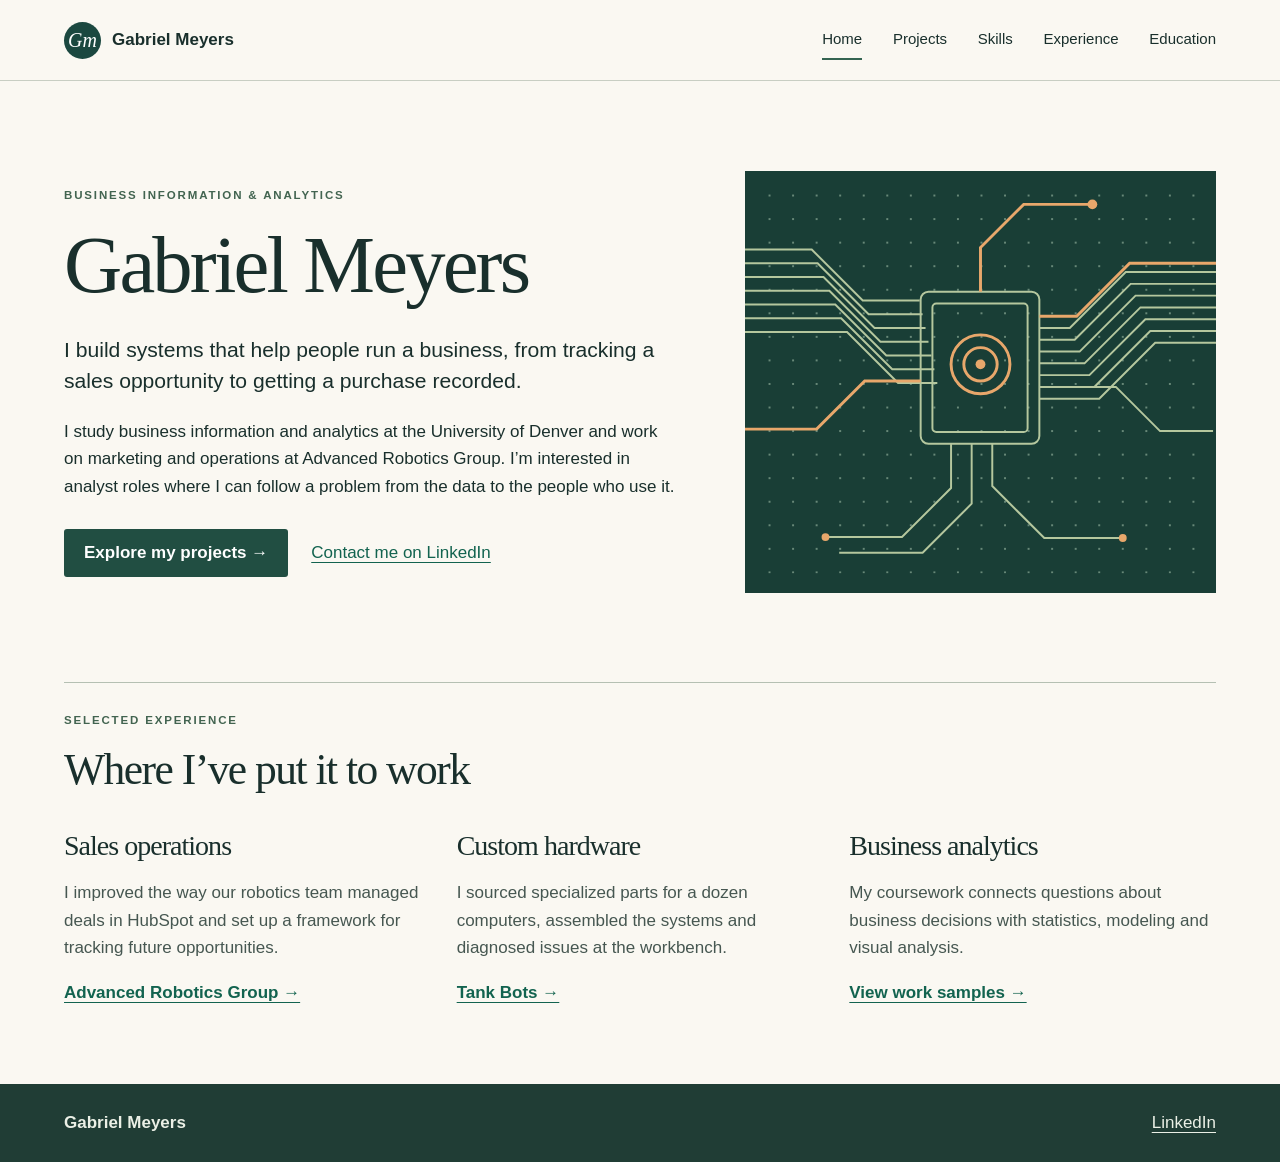
<file: index.html>
<!doctype html><html lang="en"><head><meta charset="utf-8"><meta name="viewport" content="width=device-width,initial-scale=1"><meta name="description" content="Gabriel Meyers’ portfolio in business information, analytics and robotics operations."><title>Business information & analytics | Gabriel Meyers</title><link rel="stylesheet" href="style.css"></head><body><a class="skip" href="#content">Skip to content</a><header class="bar"><div class="wrap"><a class="brand" href="index.html"><span aria-hidden="true">Gm</span> Gabriel Meyers</a><nav aria-label="Primary"><a href="index.html" aria-current="page">Home</a><a href="projects.html">Projects</a><a href="skills.html">Skills</a><a href="experience.html">Experience</a><a href="education.html">Education</a></nav></div></header><main id="content"><section class="hero"><div><p class="eyebrow">Business information &amp; analytics</p><h1>Gabriel Meyers</h1><p class="lead">I build systems that help people run a business, from tracking a sales opportunity to getting a purchase recorded.</p><p>I study business information and analytics at the University of Denver and work on marketing and operations at Advanced Robotics Group. I’m interested in analyst roles where I can follow a problem from the data to the people who use it.</p><div class="actions"><a class="button" href="projects.html">Explore my projects &rarr;</a><a href="https://www.linkedin.com/in/gabriel-meyers-b359a7371/">Contact me on LinkedIn</a></div></div><img src="signal.svg" alt="" width="480" height="430" style="height:auto"></section><section class="sectiontitle"><p class="eyebrow">Selected experience</p><h2>Where I’ve put it to work</h2><div class="grid"><article><h3>Sales operations</h3><p>I improved the way our robotics team managed deals in HubSpot and set up a framework for tracking future opportunities.</p><a href="experience.html#robotics">Advanced Robotics Group &rarr;</a></article><article><h3>Custom hardware</h3><p>I sourced specialized parts for a dozen computers, assembled the systems and diagnosed issues at the workbench.</p><a href="experience.html#hardware">Tank Bots &rarr;</a></article><article><h3>Business analytics</h3><p>My coursework connects questions about business decisions with statistics, modeling and visual analysis.</p><a href="projects.html">View work samples &rarr;</a></article></div></section></main><footer><div class="wrap"><strong>Gabriel Meyers</strong><nav aria-label="Contact"><a href="https://www.linkedin.com/in/gabriel-meyers-b359a7371/">LinkedIn</a></nav></div></footer></body></html>
</file>
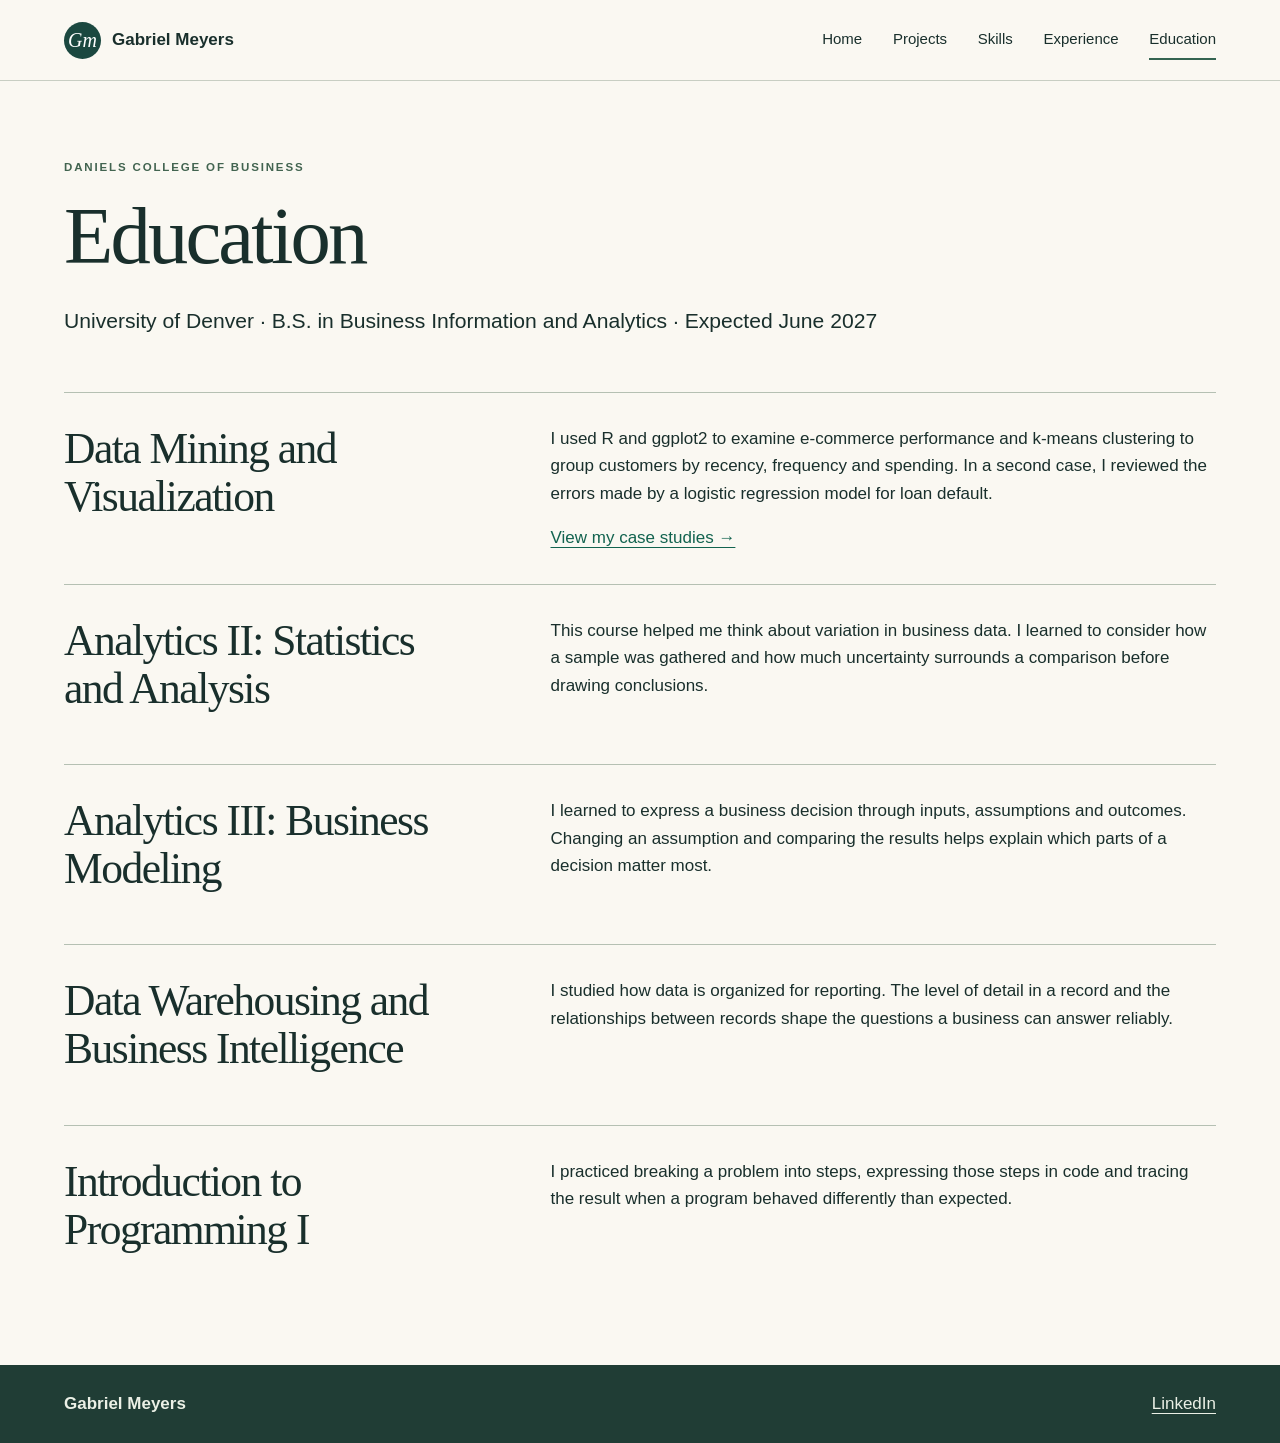
<file: education.html>
<!doctype html><html lang="en"><head><meta charset="utf-8"><meta name="viewport" content="width=device-width,initial-scale=1"><meta name="description" content="Gabriel Meyers’ portfolio in business information, analytics and robotics operations."><title>Education | Gabriel Meyers</title><link rel="stylesheet" href="style.css"></head><body><a class="skip" href="#content">Skip to content</a><header class="bar"><div class="wrap"><a class="brand" href="index.html"><span aria-hidden="true">Gm</span> Gabriel Meyers</a><nav aria-label="Primary"><a href="index.html">Home</a><a href="projects.html">Projects</a><a href="skills.html">Skills</a><a href="experience.html">Experience</a><a href="education.html" aria-current="page">Education</a></nav></div></header><main id="content"><header class="intro"><p class="eyebrow">Daniels College of Business</p><h1>Education</h1><p class="lead">University of Denver · B.S. in Business Information and Analytics · Expected June 2027</p></header><section class="entry"><div><h2>Data Mining and Visualization</h2></div><div><p>I used R and ggplot2 to examine e-commerce performance and k-means clustering to group customers by recency, frequency and spending. In a second case, I reviewed the errors made by a logistic regression model for loan default.</p><a href="projects.html">View my case studies &rarr;</a></div></section><section class="entry"><div><h2>Analytics II: Statistics and Analysis</h2></div><div><p>This course helped me think about variation in business data. I learned to consider how a sample was gathered and how much uncertainty surrounds a comparison before drawing conclusions.</p></div></section><section class="entry"><div><h2>Analytics III: Business Modeling</h2></div><div><p>I learned to express a business decision through inputs, assumptions and outcomes. Changing an assumption and comparing the results helps explain which parts of a decision matter most.</p></div></section><section class="entry"><div><h2>Data Warehousing and Business Intelligence</h2></div><div><p>I studied how data is organized for reporting. The level of detail in a record and the relationships between records shape the questions a business can answer reliably.</p></div></section><section class="entry"><div><h2>Introduction to Programming I</h2></div><div><p>I practiced breaking a problem into steps, expressing those steps in code and tracing the result when a program behaved differently than expected.</p></div></section></main><footer><div class="wrap"><strong>Gabriel Meyers</strong><nav aria-label="Contact"><a href="https://www.linkedin.com/in/gabriel-meyers-b359a7371/">LinkedIn</a></nav></div></footer></body></html>
</file>
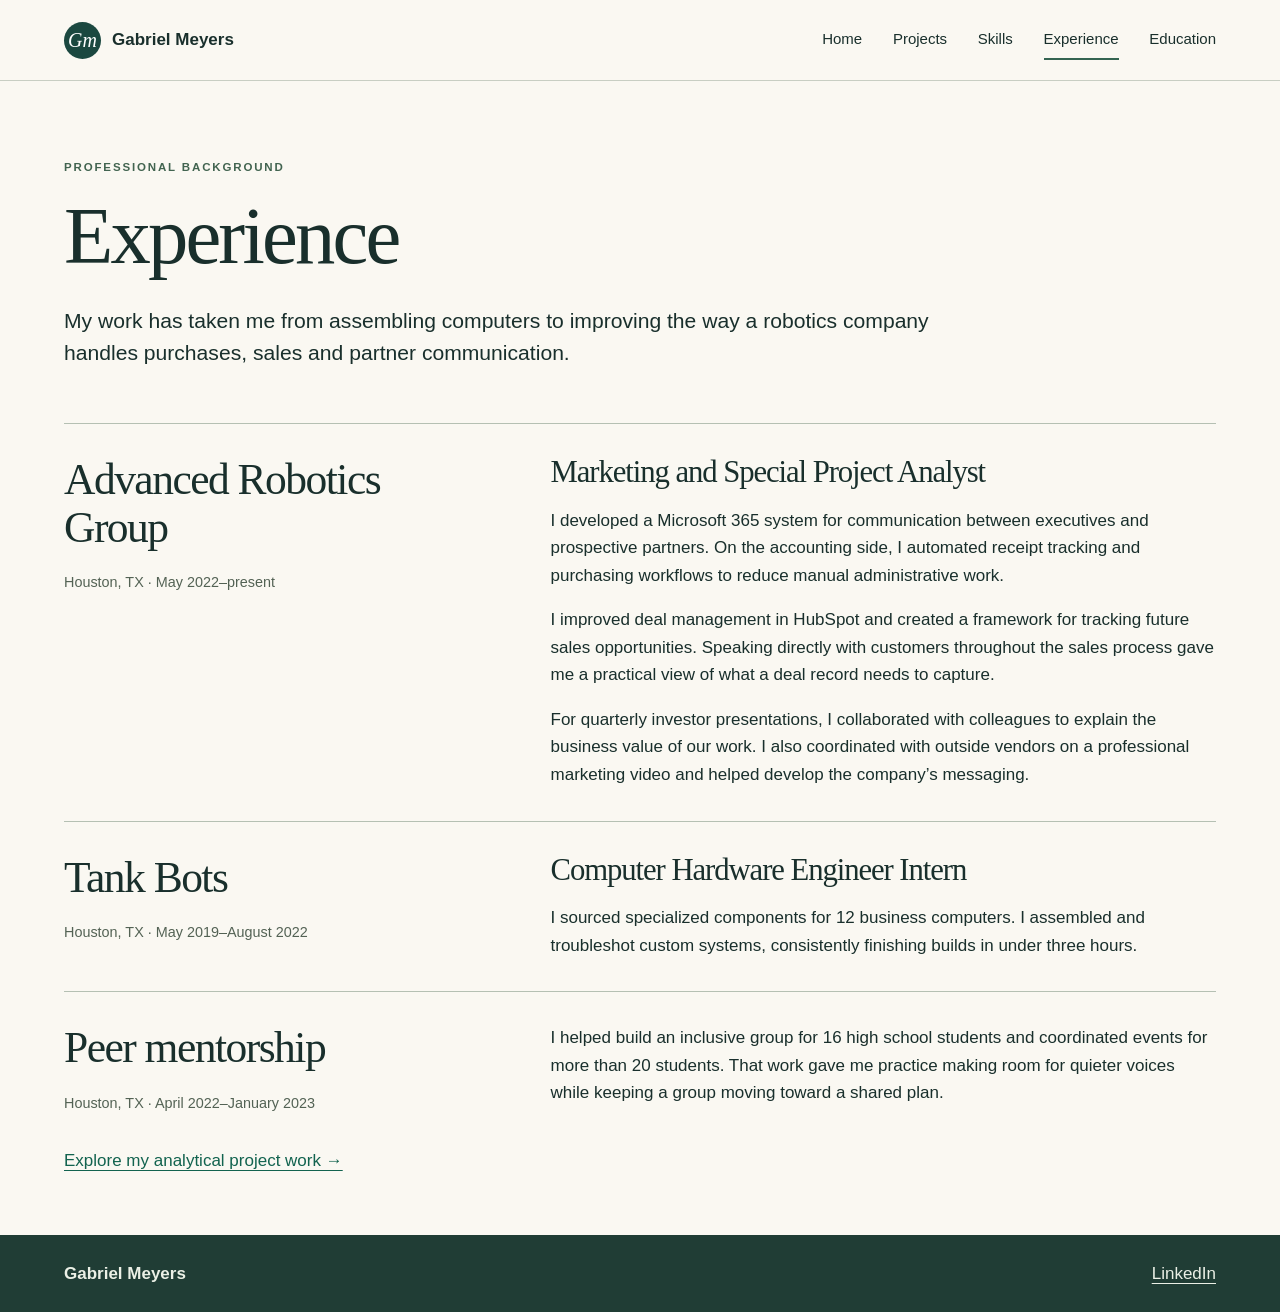
<file: experience.html>
<!doctype html><html lang="en"><head><meta charset="utf-8"><meta name="viewport" content="width=device-width,initial-scale=1"><meta name="description" content="Gabriel Meyers’ portfolio in business information, analytics and robotics operations."><title>Experience | Gabriel Meyers</title><link rel="stylesheet" href="style.css"></head><body><a class="skip" href="#content">Skip to content</a><header class="bar"><div class="wrap"><a class="brand" href="index.html"><span aria-hidden="true">Gm</span> Gabriel Meyers</a><nav aria-label="Primary"><a href="index.html">Home</a><a href="projects.html">Projects</a><a href="skills.html">Skills</a><a href="experience.html" aria-current="page">Experience</a><a href="education.html">Education</a></nav></div></header><main id="content"><header class="intro"><p class="eyebrow">Professional background</p><h1>Experience</h1><p class="lead">My work has taken me from assembling computers to improving the way a robotics company handles purchases, sales and partner communication.</p></header><div id="robotics"><section class="entry"><div><h2>Advanced Robotics Group</h2><p class="meta">Houston, TX · May 2022–present</p></div><div><h3>Marketing and Special Project Analyst</h3><p>I developed a Microsoft 365 system for communication between executives and prospective partners. On the accounting side, I automated receipt tracking and purchasing workflows to reduce manual administrative work.</p><p>I improved deal management in HubSpot and created a framework for tracking future sales opportunities. Speaking directly with customers throughout the sales process gave me a practical view of what a deal record needs to capture.</p><p>For quarterly investor presentations, I collaborated with colleagues to explain the business value of our work. I also coordinated with outside vendors on a professional marketing video and helped develop the company’s messaging.</p></div></section></div><div id="hardware"><section class="entry"><div><h2>Tank Bots</h2><p class="meta">Houston, TX · May 2019–August 2022</p></div><div><h3>Computer Hardware Engineer Intern</h3><p>I sourced specialized components for 12 business computers. I assembled and troubleshot custom systems, consistently finishing builds in under three hours.</p></div></section></div><section class="entry"><div><h2>Peer mentorship</h2><p class="meta">Houston, TX · April 2022–January 2023</p></div><div><p>I helped build an inclusive group for 16 high school students and coordinated events for more than 20 students. That work gave me practice making room for quieter voices while keeping a group moving toward a shared plan.</p></div></section><a href="projects.html">Explore my analytical project work &rarr;</a></main><footer><div class="wrap"><strong>Gabriel Meyers</strong><nav aria-label="Contact"><a href="https://www.linkedin.com/in/gabriel-meyers-b359a7371/">LinkedIn</a></nav></div></footer></body></html>
</file>
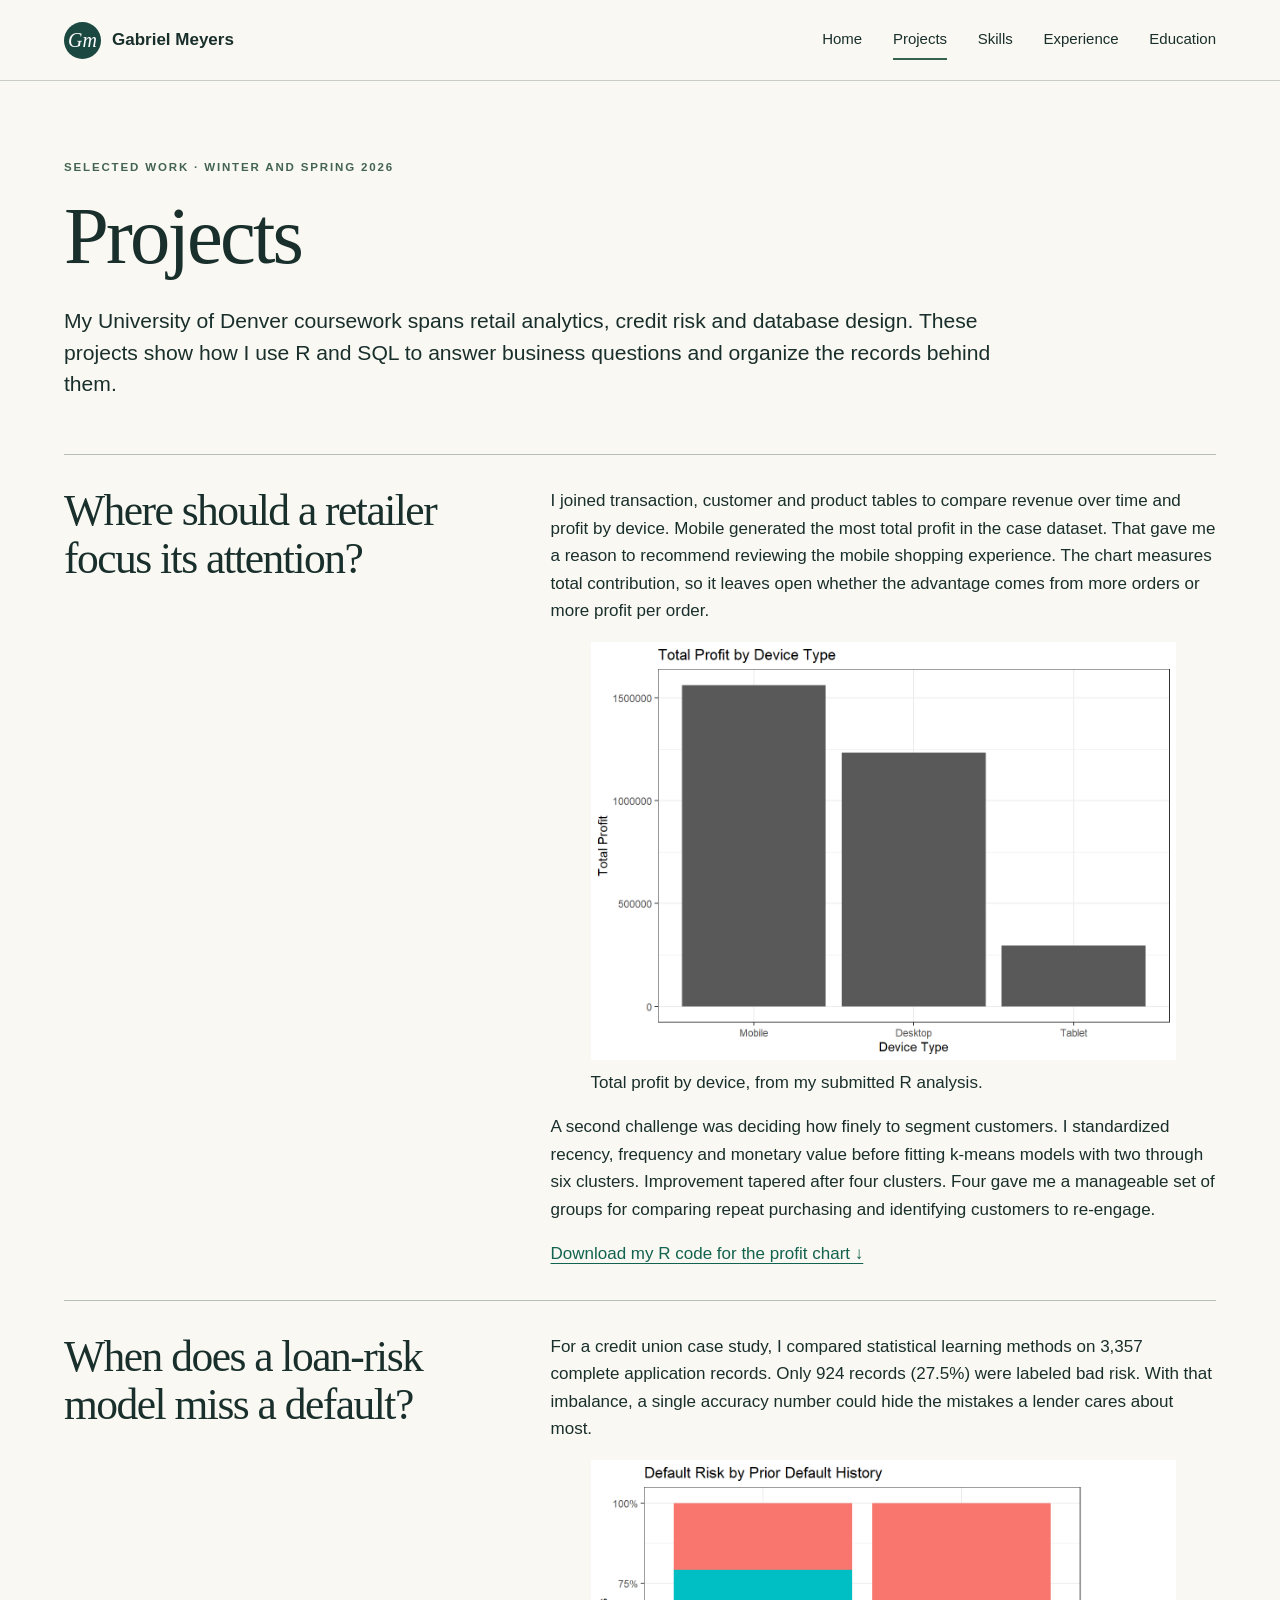
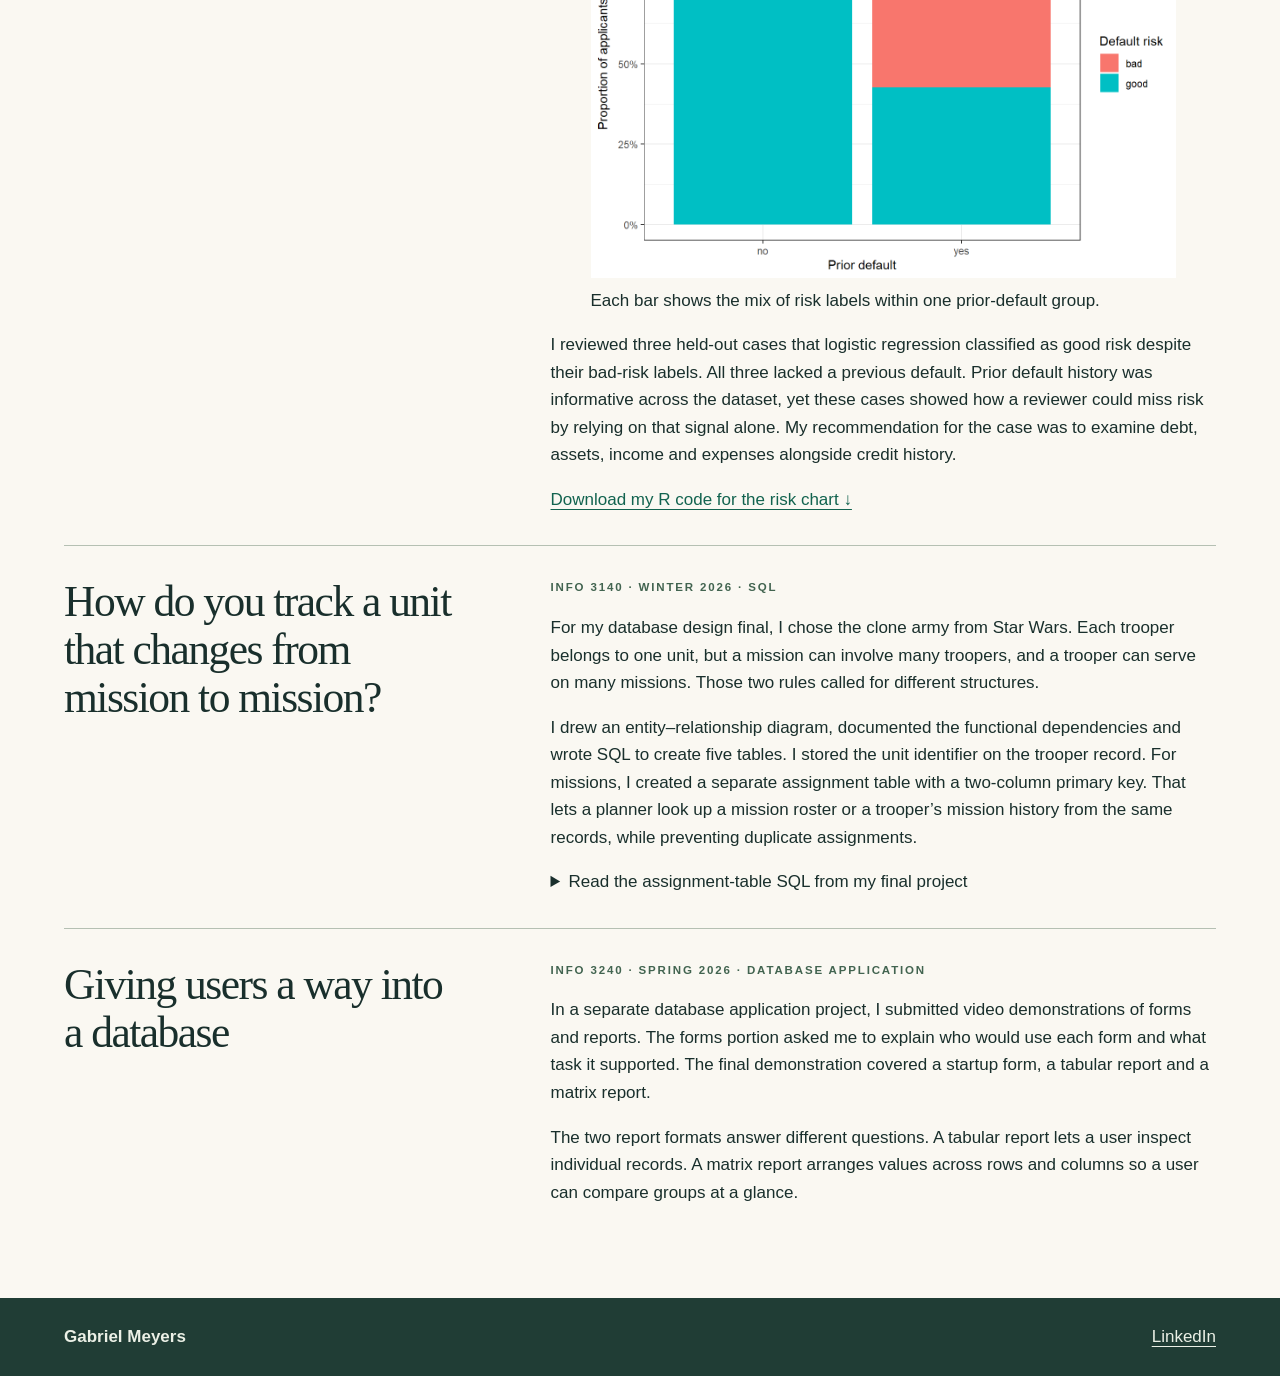
<file: projects.html>
<!doctype html><html lang="en"><head><meta charset="utf-8"><meta name="viewport" content="width=device-width,initial-scale=1"><meta name="description" content="Gabriel Meyers’ portfolio in business information, analytics and robotics operations."><title>Projects | Gabriel Meyers</title><link rel="stylesheet" href="style.css"></head><body><a class="skip" href="#content">Skip to content</a><header class="bar"><div class="wrap"><a class="brand" href="index.html"><span aria-hidden="true">Gm</span> Gabriel Meyers</a><nav aria-label="Primary"><a href="index.html">Home</a><a href="projects.html" aria-current="page">Projects</a><a href="skills.html">Skills</a><a href="experience.html">Experience</a><a href="education.html">Education</a></nav></div></header><main id="content"><header class="intro"><p class="eyebrow">Selected work · Winter and Spring 2026</p><h1>Projects</h1><p class="lead">My University of Denver coursework spans retail analytics, credit risk and database design. These projects show how I use R and SQL to answer business questions and organize the records behind them.</p></header>
<section class="entry" id="retail"><h2>Where should a retailer focus its attention?</h2><div><p>I joined transaction, customer and product tables to compare revenue over time and profit by device. Mobile generated the most total profit in the case dataset. That gave me a reason to recommend reviewing the mobile shopping experience. The chart measures total contribution, so it leaves open whether the advantage comes from more orders or more profit per order.</p><figure><a href="device-profit.png"><img src="device-profit.png" alt="Bar chart ranking mobile first for total profit across device types." style="width:100%;height:auto"></a><figcaption>Total profit by device, from my submitted R analysis.</figcaption></figure><p>A second challenge was deciding how finely to segment customers. I standardized recency, frequency and monetary value before fitting k-means models with two through six clusters. Improvement tapered after four clusters. Four gave me a manageable set of groups for comparing repeat purchasing and identifying customers to re-engage.</p><a href="device-profit.R" download>Download my R code for the profit chart ↓</a></div></section>
<section class="entry" id="lending"><h2>When does a loan-risk model miss a default?</h2><div><p>For a credit union case study, I compared statistical learning methods on 3,357 complete application records. Only 924 records (27.5%) were labeled bad risk. With that imbalance, a single accuracy number could hide the mistakes a lender cares about most.</p><figure><a href="default-history.png"><img src="default-history.png" alt="Stacked bars comparing risk classifications for applicants with and without a prior default." style="width:100%;height:auto"></a><figcaption>Each bar shows the mix of risk labels within one prior-default group.</figcaption></figure><p>I reviewed three held-out cases that logistic regression classified as good risk despite their bad-risk labels. All three lacked a previous default. Prior default history was informative across the dataset, yet these cases showed how a reviewer could miss risk by relying on that signal alone. My recommendation for the case was to examine debt, assets, income and expenses alongside credit history.</p><a href="default-history.R" download>Download my R code for the risk chart ↓</a></div></section>
<section class="entry" id="sql-design"><h2>How do you track a unit that changes from mission to mission?</h2><div><p class="eyebrow">INFO 3140 · Winter 2026 · SQL</p><p>For my database design final, I chose the clone army from Star Wars. Each trooper belongs to one unit, but a mission can involve many troopers, and a trooper can serve on many missions. Those two rules called for different structures.</p><p>I drew an entity–relationship diagram, documented the functional dependencies and wrote SQL to create five tables. I stored the unit identifier on the trooper record. For missions, I created a separate assignment table with a two-column primary key. That lets a planner look up a mission roster or a trooper’s mission history from the same records, while preventing duplicate assignments.</p><details><summary>Read the assignment-table SQL from my final project</summary><pre style="overflow:auto;white-space:pre-wrap"><code>CREATE TABLE CLONE_MISSION (
CloneID INT NOT NULL,
MissionID INT NOT NULL,
CONSTRAINT PK_CLONE_MISSION PRIMARY KEY (CloneID, MissionID),
CONSTRAINT FK_CM_CLONE FOREIGN KEY (CloneID)
REFERENCES CLONE(CloneID),
CONSTRAINT FK_CM_MISSION FOREIGN KEY (MissionID)
REFERENCES MISSION(MissionID));</code></pre></details></div></section><section class="entry" id="database-reports"><h2>Giving users a way into a database</h2><div><p class="eyebrow">INFO 3240 · Spring 2026 · Database application</p><p>In a separate database application project, I submitted video demonstrations of forms and reports. The forms portion asked me to explain who would use each form and what task it supported. The final demonstration covered a startup form, a tabular report and a matrix report.</p><p>The two report formats answer different questions. A tabular report lets a user inspect individual records. A matrix report arranges values across rows and columns so a user can compare groups at a glance.</p></div></section></main><footer><div class="wrap"><strong>Gabriel Meyers</strong><nav aria-label="Contact"><a href="https://www.linkedin.com/in/gabriel-meyers-b359a7371/">LinkedIn</a></nav></div></footer></body></html>
</file>
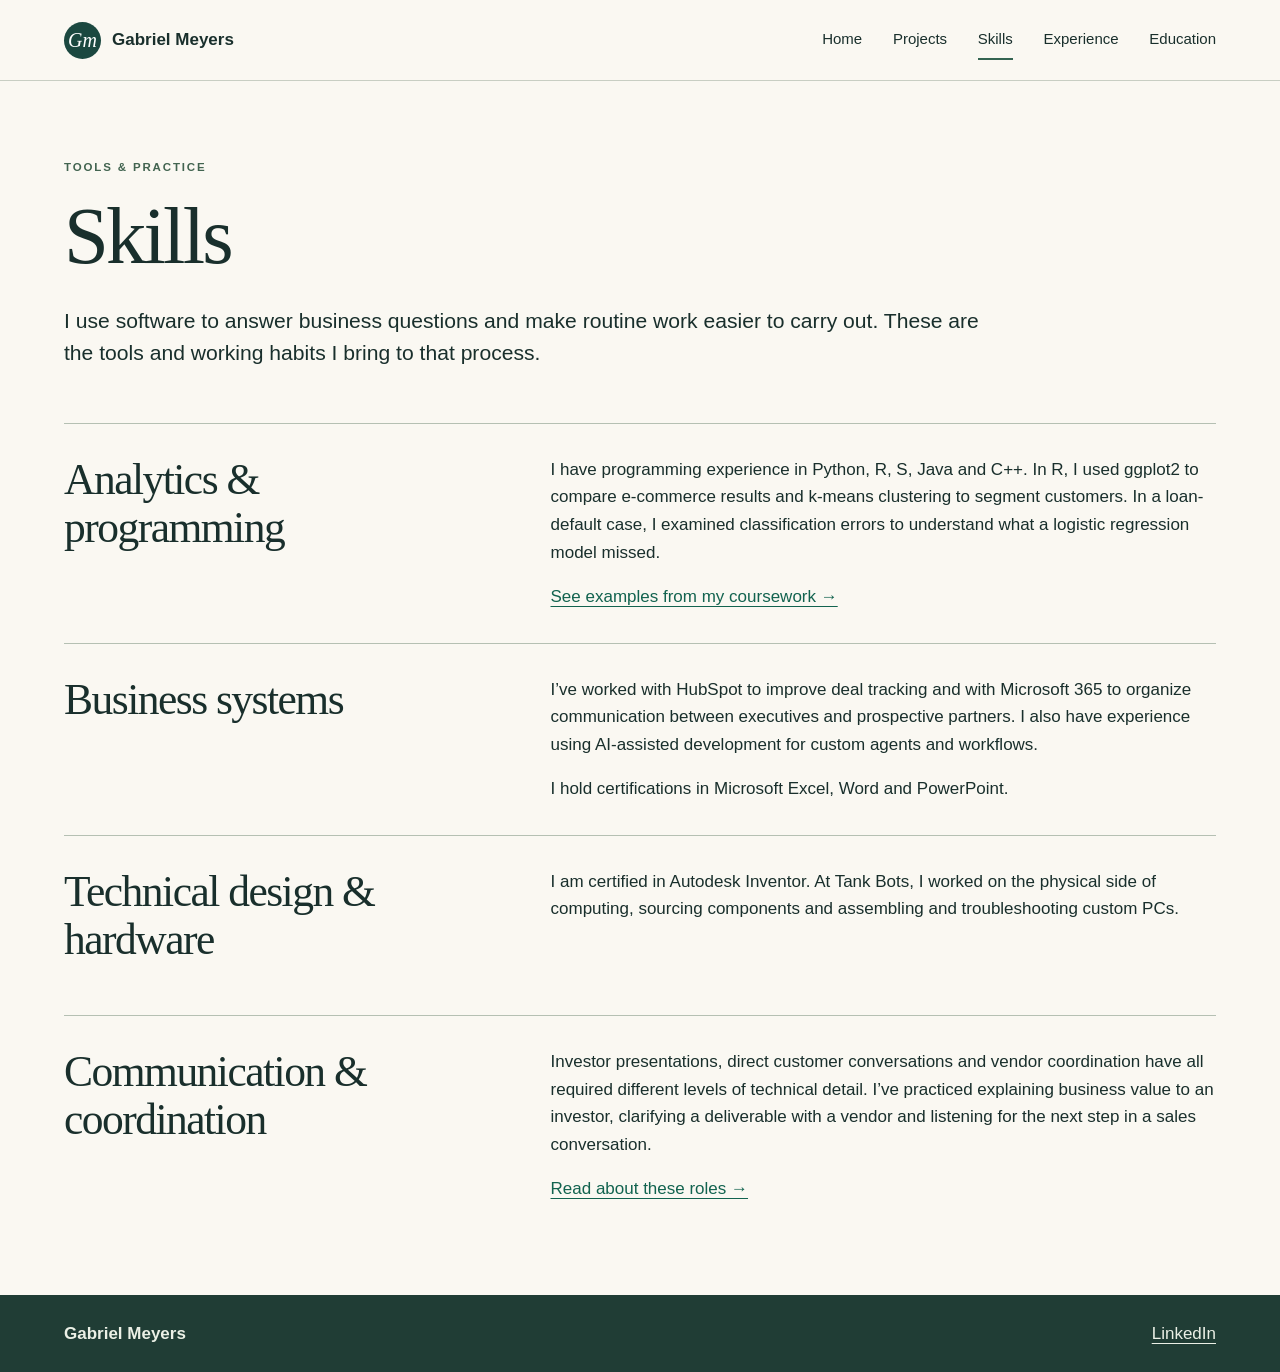
<file: skills.html>
<!doctype html><html lang="en"><head><meta charset="utf-8"><meta name="viewport" content="width=device-width,initial-scale=1"><meta name="description" content="Gabriel Meyers’ portfolio in business information, analytics and robotics operations."><title>Skills | Gabriel Meyers</title><link rel="stylesheet" href="style.css"></head><body><a class="skip" href="#content">Skip to content</a><header class="bar"><div class="wrap"><a class="brand" href="index.html"><span aria-hidden="true">Gm</span> Gabriel Meyers</a><nav aria-label="Primary"><a href="index.html">Home</a><a href="projects.html">Projects</a><a href="skills.html" aria-current="page">Skills</a><a href="experience.html">Experience</a><a href="education.html">Education</a></nav></div></header><main id="content"><header class="intro"><p class="eyebrow">Tools & practice</p><h1>Skills</h1><p class="lead">I use software to answer business questions and make routine work easier to carry out. These are the tools and working habits I bring to that process.</p></header><section class="entry"><div><h2>Analytics & programming</h2></div><div><p>I have programming experience in Python, R, S, Java and C++. In R, I used ggplot2 to compare e-commerce results and k-means clustering to segment customers. In a loan-default case, I examined classification errors to understand what a logistic regression model missed.</p><a href="projects.html">See examples from my coursework &rarr;</a></div></section><section class="entry"><div><h2>Business systems</h2></div><div><p>I’ve worked with HubSpot to improve deal tracking and with Microsoft 365 to organize communication between executives and prospective partners. I also have experience using AI-assisted development for custom agents and workflows.</p><p>I hold certifications in Microsoft Excel, Word and PowerPoint.</p></div></section><section class="entry"><div><h2>Technical design & hardware</h2></div><div><p>I am certified in Autodesk Inventor. At Tank Bots, I worked on the physical side of computing, sourcing components and assembling and troubleshooting custom PCs.</p></div></section><section class="entry"><div><h2>Communication & coordination</h2></div><div><p>Investor presentations, direct customer conversations and vendor coordination have all required different levels of technical detail. I’ve practiced explaining business value to an investor, clarifying a deliverable with a vendor and listening for the next step in a sales conversation.</p><a href="experience.html">Read about these roles &rarr;</a></div></section></main><footer><div class="wrap"><strong>Gabriel Meyers</strong><nav aria-label="Contact"><a href="https://www.linkedin.com/in/gabriel-meyers-b359a7371/">LinkedIn</a></nav></div></footer></body></html>
</file>
<file: style.css>
*{box-sizing:border-box}html{scroll-behavior:smooth}body{margin:0;background:#faf8f2;color:#192f2c;font:17px/1.62 'Segoe UI',Arial,sans-serif}a{color:#12634f;text-underline-offset:4px}a:hover{color:#863d19}a:focus-visible{outline:3px solid #bc651e;outline-offset:4px}.wrap,main{width:min(1160px,90%);margin:auto}.bar{border-bottom:1px solid #c8cec3}.bar .wrap,footer .wrap{display:flex;justify-content:space-between;align-items:center;gap:24px}.bar .wrap{min-height:80px}.brand{display:flex;gap:11px;align-items:center;font-weight:700;color:inherit;text-decoration:none}.brand span{display:grid;place-items:center;width:37px;height:37px;background:#1b4840;color:#fff;border-radius:50%;font:italic 20px Georgia}.bar nav{display:flex;gap:clamp(12px,2.4vw,32px);flex-wrap:wrap}.bar nav a{color:inherit;text-decoration:none;font-size:15px;padding:7px 0;border-bottom:2px solid transparent}.bar nav a[aria-current],.bar nav a:hover{border-color:#346451}.hero{display:grid;grid-template-columns:1.13fr .87fr;align-items:center;gap:6%;padding:clamp(45px,7vw,92px) 0}.eyebrow{margin:0 0 1rem;color:#426450;text-transform:uppercase;font-weight:700;letter-spacing:.16em;font-size:.72rem}h1,h2,h3{font-family:Georgia,'Times New Roman',serif;font-weight:400;line-height:1.1;letter-spacing:-.035em}h1{font-size:clamp(50px,6.3vw,92px);margin:.16em 0 .3em}h2{font-size:clamp(31px,3.4vw,50px);margin:0 0 .45em}h3{font-size:clamp(25px,2.4vw,34px);margin:0 0 .35em}.lead{font-size:clamp(19px,1.65vw,24px);line-height:1.48;max-width:44em}.actions{display:flex;flex-wrap:wrap;align-items:center;gap:23px;margin-top:29px}.button{display:inline-block;background:#214e42;color:white;padding:10px 20px;border-radius:3px;text-decoration:none;font-weight:600}.button:hover{background:#14392f;color:white}.hero img{width:100%;display:block}.intro{padding:clamp(45px,6vw,80px) 0 34px;max-width:930px}.entry{padding:32px 0;border-top:1px solid #b5c0b3;display:grid;grid-template-columns:minmax(180px,.8fr) minmax(0,1.35fr);gap:8%}.entry p:first-child{margin-top:0}.entry p:last-child{margin-bottom:0}.entry img{max-width:100%;height:auto}.meta{color:#536254;font-size:.9rem}.sectiontitle{border-top:1px solid #b5c0b3;padding-top:28px}.grid{display:grid;grid-template-columns:repeat(3,minmax(0,1fr));gap:26px}.grid article{padding:18px 0}.grid h3{font-size:28px}.grid a{font-weight:600}.grid p{color:#465751}.small{font-size:14px}.skip{position:absolute;left:-9999px}.skip:focus{left:12px;top:12px;background:white;padding:12px;z-index:5}footer{margin-top:60px;background:#203d35;color:#ebf0e6;padding:25px 0}footer a{color:inherit}footer a:hover{color:#f1d4a2}footer nav{display:flex;gap:22px}@media(max-width:760px){.bar .wrap{align-items:flex-start;flex-direction:column;gap:8px;padding:14px 0}.bar nav{gap:18px}.bar nav a{font-size:14px}.hero,.entry,.grid{grid-template-columns:1fr}.hero{gap:30px}.hero img{max-height:330px;object-fit:cover}.entry{gap:9px}.grid{gap:0}.grid article+article{border-top:1px solid #d0d6cb}footer .wrap{align-items:flex-start;flex-direction:column;gap:10px}}@media(prefers-reduced-motion:reduce){html{scroll-behavior:auto}}
</file>
